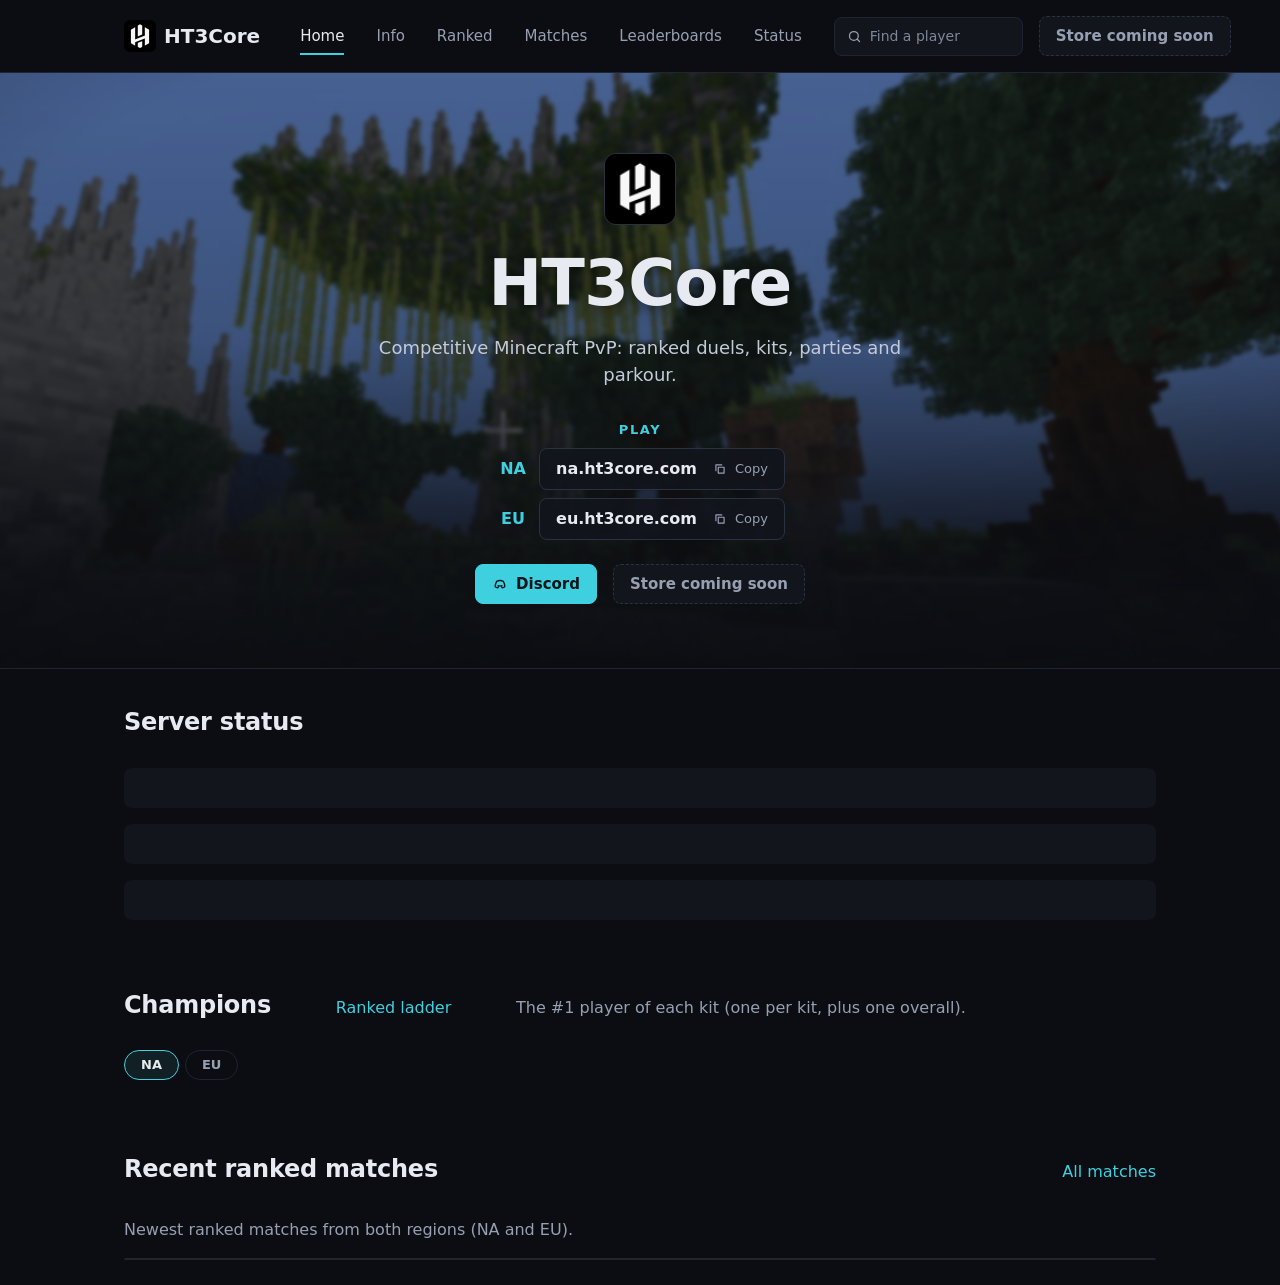
<file: index.html>
<!doctype html>
<html lang="en">
<head>
<meta charset="utf-8">
<meta http-equiv="Content-Security-Policy" content="default-src 'self'; script-src 'self'; style-src 'self' https://fonts.googleapis.com; font-src https://fonts.gstatic.com; img-src 'self' data: https://mc-heads.net https://crafatar.com https://minotar.net; connect-src 'self' https://api.mcsrvstat.us https://gist.githubusercontent.com http://ht3core.com:8095 http://na.ht3core.com:8095 https://ht3core.com http://euht3corecom.blockworlds.io:25384; base-uri 'self'; form-action 'none'; object-src 'none'">
<meta name="referrer" content="strict-origin-when-cross-origin">
<meta name="viewport" content="width=device-width,initial-scale=1">
<title>Home - HT3Core</title>
<meta name="description" content="HT3Core Minecraft PvP server: ranked duels, leaderboards and live stats.">
<meta name="theme-color" content="#0B0D12">
<link rel="icon" type="image/png" href="assets/logo.png">
<link rel="apple-touch-icon" href="assets/logo.png">
<meta property="og:type" content="website">
<meta property="og:site_name" content="HT3Core">
<meta property="og:title" content="Home - HT3Core">
<meta property="og:description" content="HT3Core Minecraft PvP server: ranked duels, leaderboards and live stats.">
<!-- TODO: replace SITE_URL with the final site address (e.g. youruser.github.io/repo or your domain) in every og:image/og:url -->
<meta property="og:image" content="https://SITE_URL/assets/hub-banner.jpg">
<meta name="twitter:card" content="summary_large_image">
<link href="https://fonts.googleapis.com/css2?family=Inter:wght@400;500;600;700&family=Space+Grotesk:wght@500;700&display=swap" rel="stylesheet">
<link rel="stylesheet" href="css/style.css">
</head>
<body>
<a class="skip" href="#main">Skip to content</a>
<main id="main">
<header class="hero"><div class="hero-bg banner-bg" aria-hidden="true"></div><div class="wrap hero-in">
  <img class="hero-logo" src="assets/logo.png" alt="" width="72" height="72">
  <h1>HT3Core</h1>
  <p class="lead">Competitive Minecraft PvP: ranked duels, kits, parties and parkour.</p>
  <div id="ip" class="ip-row"></div>
  <div class="cta"><a id="discord" class="btn primary" target="_blank" rel="noopener"></a><span id="store-slot"></span></div>
</div></header>
<section class="wrap sec"><div class="sh"><h2>Server status</h2><span id="upd" class="muted"></span></div><div id="status" aria-live="polite"></div></section>
<section class="wrap sec"><div class="sh"><h2>Champions</h2><a href="ranked.html">Ranked ladder</a><p class="sub">The #1 player of each kit (one per kit, plus one overall).</p></div><div id="champ-tabs"></div><div id="champs" class="grid champs"></div></section>
<section class="wrap sec"><div class="sh"><h2>Recent ranked matches</h2><a href="matches.html">All matches</a><p class="sub">Newest ranked matches from both regions (NA and EU).</p></div><div id="ticker" class="ticker"></div></section>
<section class="wrap sec"><div class="sh"><h2>How to get access</h2></div>
  <p class="sub">HT3Core runs two regions, NA and EU. Use the in-game globe (region switcher) to move between them.</p>
  <ol class="steps">
    <li class="card"><b>1</b><h3>Join and link</h3><p>Join our Discord, then run <code>/link</code> with the code you get on the server to connect Minecraft and Discord.</p></li>
    <li class="card"><b>2</b><h3>Verify</h3><p>Run <code>/verify</code>. Players with HT3 or higher on PvPTiers/MCTiers get instant access.</p></li>
    <li class="card"><b>3</b><h3>Or boost the Discord</h3><p>Only 50 boosters hold a slot at once. When it is full you wait in the waitlist, and when a booster stops, their slot goes to the first in line.</p></li>
  </ol>
</section>
</main>
<script type="module" src="js/home-boot.js"></script>
</body>
</html>
</file>
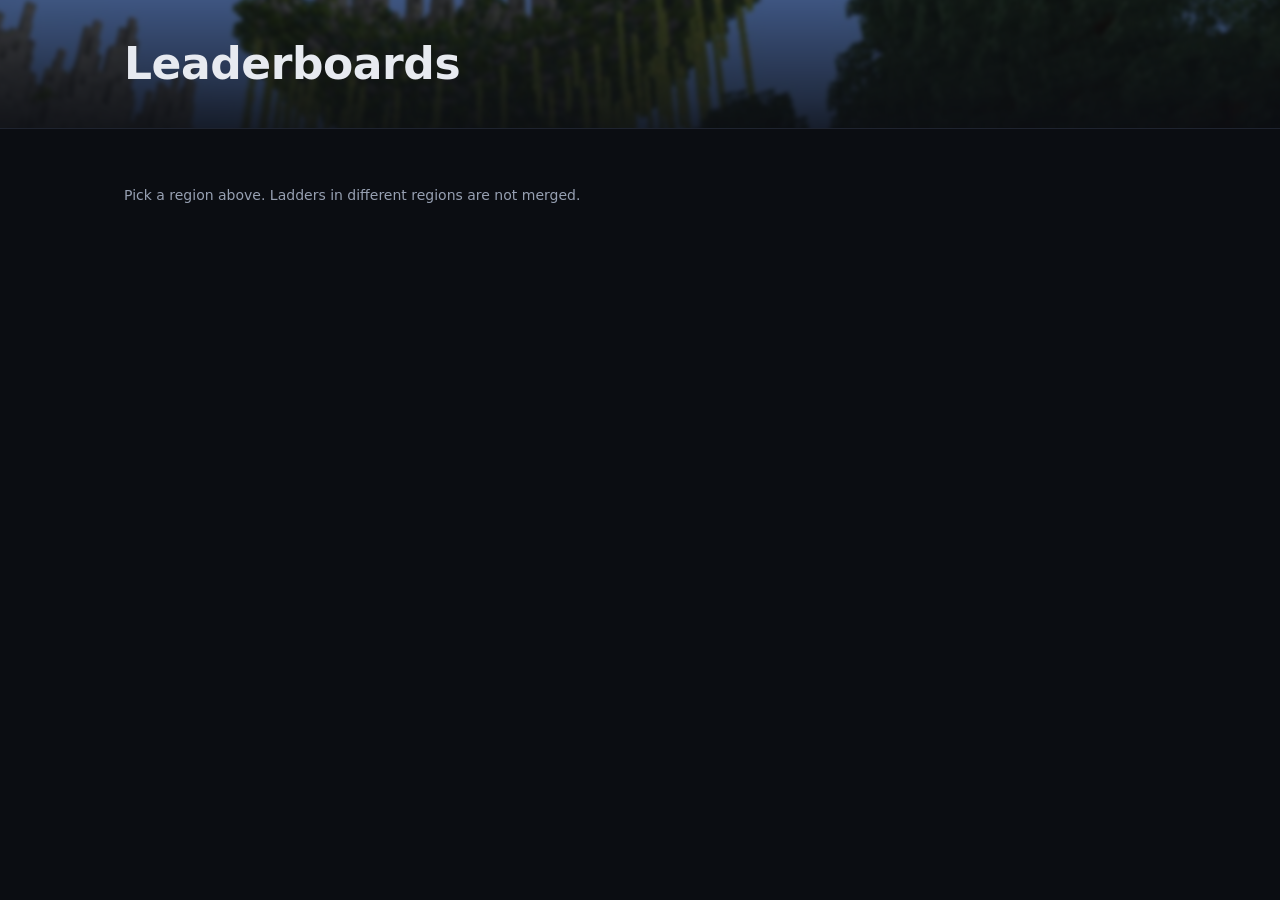
<file: leaderboards.html>
<!doctype html>
<html lang="en">
<head>
<meta charset="utf-8">
<meta http-equiv="Content-Security-Policy" content="default-src 'self'; script-src 'self'; style-src 'self' https://fonts.googleapis.com; font-src https://fonts.gstatic.com; img-src 'self' data: https://mc-heads.net https://crafatar.com https://minotar.net; connect-src 'self' https://api.mcsrvstat.us https://gist.githubusercontent.com http://ht3core.com:8095 http://na.ht3core.com:8095 https://ht3core.com http://euht3corecom.blockworlds.io:25384; base-uri 'self'; form-action 'none'; object-src 'none'">
<meta name="referrer" content="strict-origin-when-cross-origin">
<meta name="viewport" content="width=device-width,initial-scale=1">
<title>Leaderboards - HT3Core</title>
<meta name="description" content="HT3Core Minecraft PvP server: ranked duels, leaderboards and live stats.">
<meta name="theme-color" content="#0B0D12">
<link rel="icon" type="image/png" href="assets/logo.png">
<link rel="apple-touch-icon" href="assets/logo.png">
<meta property="og:type" content="website">
<meta property="og:site_name" content="HT3Core">
<meta property="og:title" content="Leaderboards - HT3Core">
<meta property="og:description" content="HT3Core Minecraft PvP server: ranked duels, leaderboards and live stats.">
<!-- TODO: replace SITE_URL with the final site address (e.g. youruser.github.io/repo or your domain) in every og:image/og:url -->
<meta property="og:image" content="https://SITE_URL/assets/hub-banner.jpg">
<meta name="twitter:card" content="summary_large_image">
<link href="https://fonts.googleapis.com/css2?family=Inter:wght@400;500;600;700&family=Space+Grotesk:wght@500;700&display=swap" rel="stylesheet">
<link rel="stylesheet" href="css/style.css">
</head>
<body>
<a class="skip" href="#main">Skip to content</a>
<main id="main">
<header class="pagehead"><div class="banner-bg" aria-hidden="true"></div><div class="wrap pagehead-in"><h1>Leaderboards</h1></div></header>
<section class="wrap sec"><div id="tabs"></div><div id="kits"></div><p id="kitnote" class="muted note" hidden>Kills and win streak are tracked across all kits.</p><div id="table"></div><p class="muted note">Pick a region above. Ladders in different regions are not merged.</p></section>
</main>
<script type="module" src="js/leaderboards-boot.js"></script>
</body>
</html>
</file>
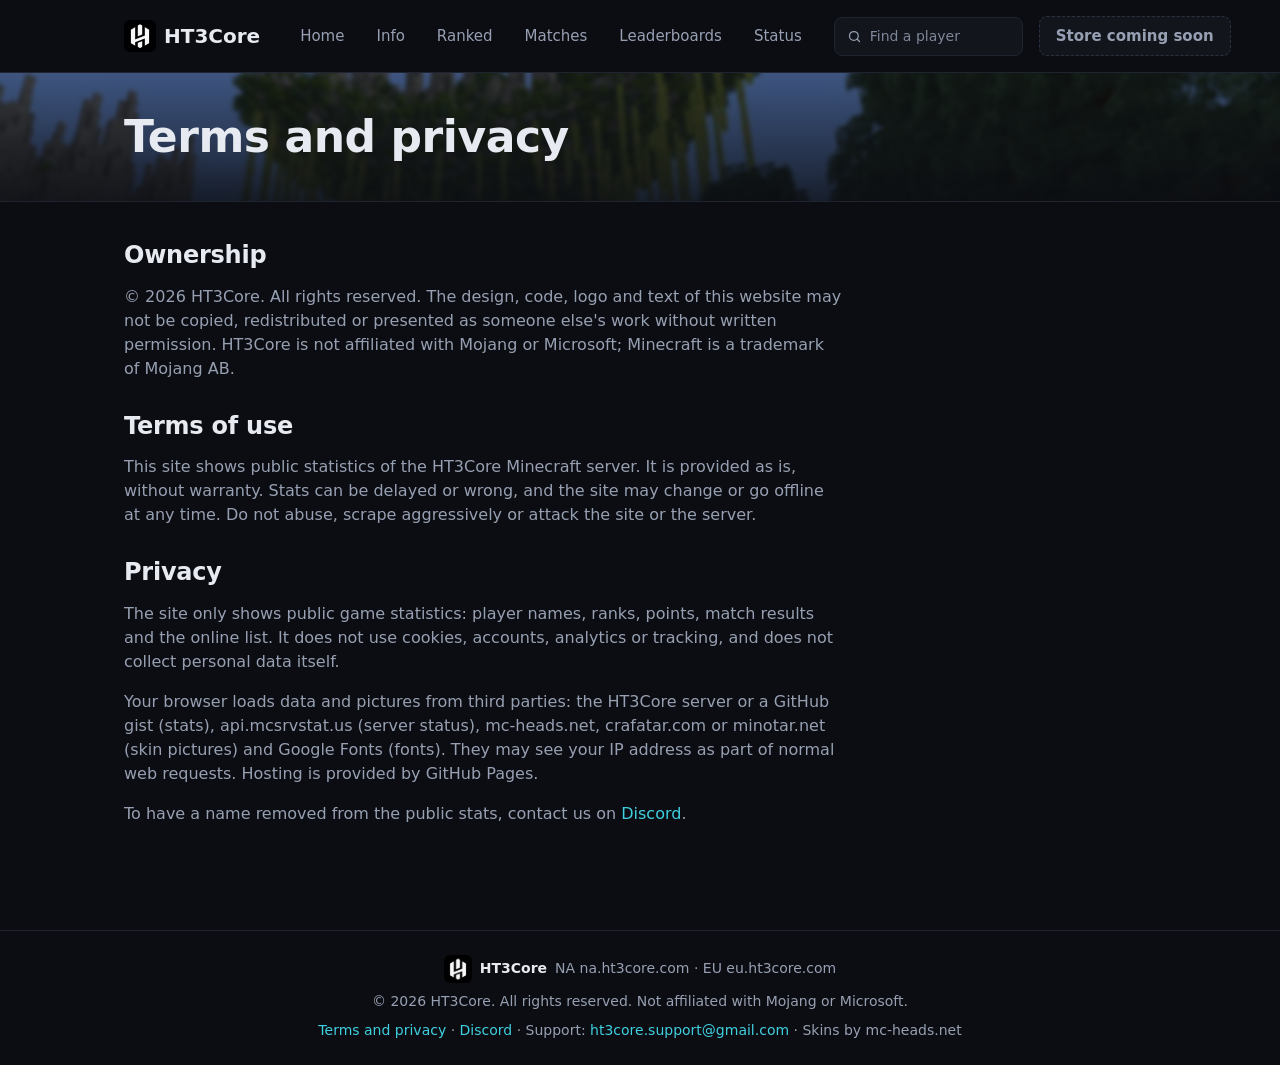
<file: legal.html>
<!doctype html>
<html lang="en">
<head>
<meta charset="utf-8">
<meta http-equiv="Content-Security-Policy" content="default-src 'self'; script-src 'self'; style-src 'self' https://fonts.googleapis.com; font-src https://fonts.gstatic.com; img-src 'self' data: https://mc-heads.net https://crafatar.com https://minotar.net; connect-src 'self' https://api.mcsrvstat.us https://gist.githubusercontent.com http://ht3core.com:8095 http://na.ht3core.com:8095 https://ht3core.com http://euht3corecom.blockworlds.io:25384; base-uri 'self'; form-action 'none'; object-src 'none'">
<meta name="referrer" content="strict-origin-when-cross-origin">
<meta name="viewport" content="width=device-width,initial-scale=1">
<title>Terms and privacy - HT3Core</title>
<meta name="description" content="HT3Core Minecraft PvP server: ranked duels, leaderboards and live stats.">
<meta name="theme-color" content="#0B0D12">
<link rel="icon" type="image/png" href="assets/logo.png">
<link rel="apple-touch-icon" href="assets/logo.png">
<meta property="og:type" content="website">
<meta property="og:site_name" content="HT3Core">
<meta property="og:title" content="Terms and privacy - HT3Core">
<meta property="og:description" content="HT3Core Minecraft PvP server: ranked duels, leaderboards and live stats.">
<!-- TODO: replace SITE_URL with the final site address (e.g. youruser.github.io/repo or your domain) in every og:image/og:url -->
<meta property="og:image" content="https://SITE_URL/assets/hub-banner.jpg">
<meta name="twitter:card" content="summary_large_image">
<link href="https://fonts.googleapis.com/css2?family=Inter:wght@400;500;600;700&family=Space+Grotesk:wght@500;700&display=swap" rel="stylesheet">
<link rel="stylesheet" href="css/style.css">
</head>
<body>
<a class="skip" href="#main">Skip to content</a>
<main id="main">
<header class="pagehead"><div class="banner-bg" aria-hidden="true"></div><div class="wrap pagehead-in"><h1>Terms and privacy</h1></div></header>
<section class="wrap sec prose">
<h2>Ownership</h2>
<p>&copy; 2026 HT3Core. All rights reserved. The design, code, logo and text of this website may not be copied, redistributed or presented as someone else's work without written permission. HT3Core is not affiliated with Mojang or Microsoft; Minecraft is a trademark of Mojang AB.</p>
<h2>Terms of use</h2>
<p>This site shows public statistics of the HT3Core Minecraft server. It is provided as is, without warranty. Stats can be delayed or wrong, and the site may change or go offline at any time. Do not abuse, scrape aggressively or attack the site or the server.</p>
<h2>Privacy</h2>
<p>The site only shows public game statistics: player names, ranks, points, match results and the online list. It does not use cookies, accounts, analytics or tracking, and does not collect personal data itself.</p>
<p>Your browser loads data and pictures from third parties: the HT3Core server or a GitHub gist (stats), api.mcsrvstat.us (server status), mc-heads.net, crafatar.com or minotar.net (skin pictures) and Google Fonts (fonts). They may see your IP address as part of normal web requests. Hosting is provided by GitHub Pages.</p>
<p>To have a name removed from the public stats, contact us on <a href="https://discord.gg/FfxzUrbYCQ" target="_blank" rel="noopener">Discord</a>.</p>
</section>
</main>
<script type="module" src="js/legal.js"></script>
</body>
</html>
</file>
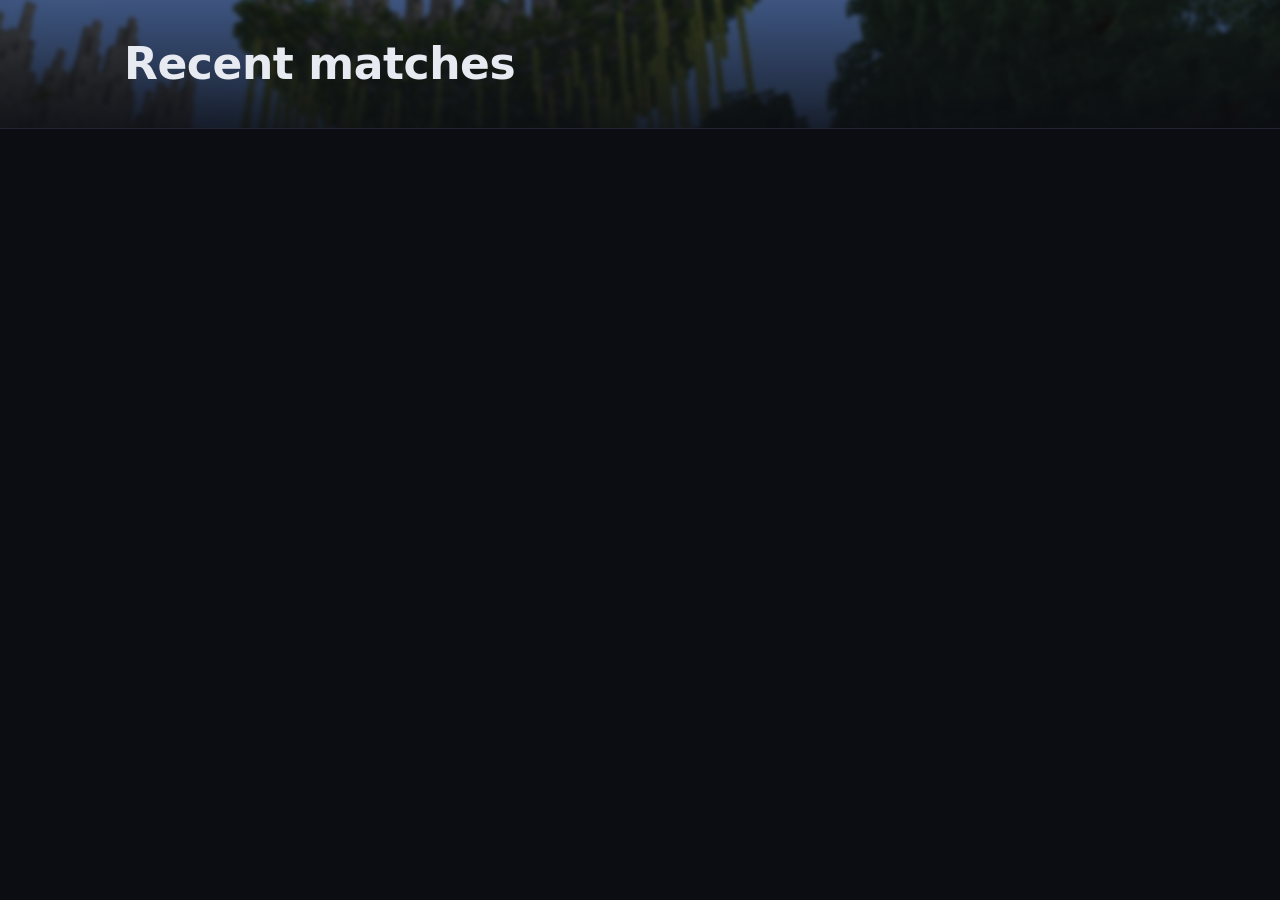
<file: matches.html>
<!doctype html>
<html lang="en">
<head>
<meta charset="utf-8">
<meta http-equiv="Content-Security-Policy" content="default-src 'self'; script-src 'self'; style-src 'self' https://fonts.googleapis.com; font-src https://fonts.gstatic.com; img-src 'self' data: https://mc-heads.net https://crafatar.com https://minotar.net; connect-src 'self' https://api.mcsrvstat.us https://gist.githubusercontent.com http://ht3core.com:8095 http://na.ht3core.com:8095 https://ht3core.com http://euht3corecom.blockworlds.io:25384; base-uri 'self'; form-action 'none'; object-src 'none'">
<meta name="referrer" content="strict-origin-when-cross-origin">
<meta name="viewport" content="width=device-width,initial-scale=1">
<title>Matches - HT3Core</title>
<meta name="description" content="HT3Core Minecraft PvP server: ranked duels, leaderboards and live stats.">
<meta name="theme-color" content="#0B0D12">
<link rel="icon" type="image/png" href="assets/logo.png">
<link rel="apple-touch-icon" href="assets/logo.png">
<meta property="og:type" content="website">
<meta property="og:site_name" content="HT3Core">
<meta property="og:title" content="Matches - HT3Core">
<meta property="og:description" content="HT3Core Minecraft PvP server: ranked duels, leaderboards and live stats.">
<!-- TODO: replace SITE_URL with the final site address (e.g. youruser.github.io/repo or your domain) in every og:image/og:url -->
<meta property="og:image" content="https://SITE_URL/assets/hub-banner.jpg">
<meta name="twitter:card" content="summary_large_image">
<link href="https://fonts.googleapis.com/css2?family=Inter:wght@400;500;600;700&family=Space+Grotesk:wght@500;700&display=swap" rel="stylesheet">
<link rel="stylesheet" href="css/style.css">
</head>
<body>
<a class="skip" href="#main">Skip to content</a>
<main id="main">
<header class="pagehead"><div class="banner-bg" aria-hidden="true"></div><div class="wrap pagehead-in"><h1>Recent matches</h1></div></header>
<section class="wrap sec"><div id="tabs"></div><div id="list" class="grid matches"></div></section>
</main>
<script type="module" src="js/matches-boot.js"></script>
</body>
</html>
</file>
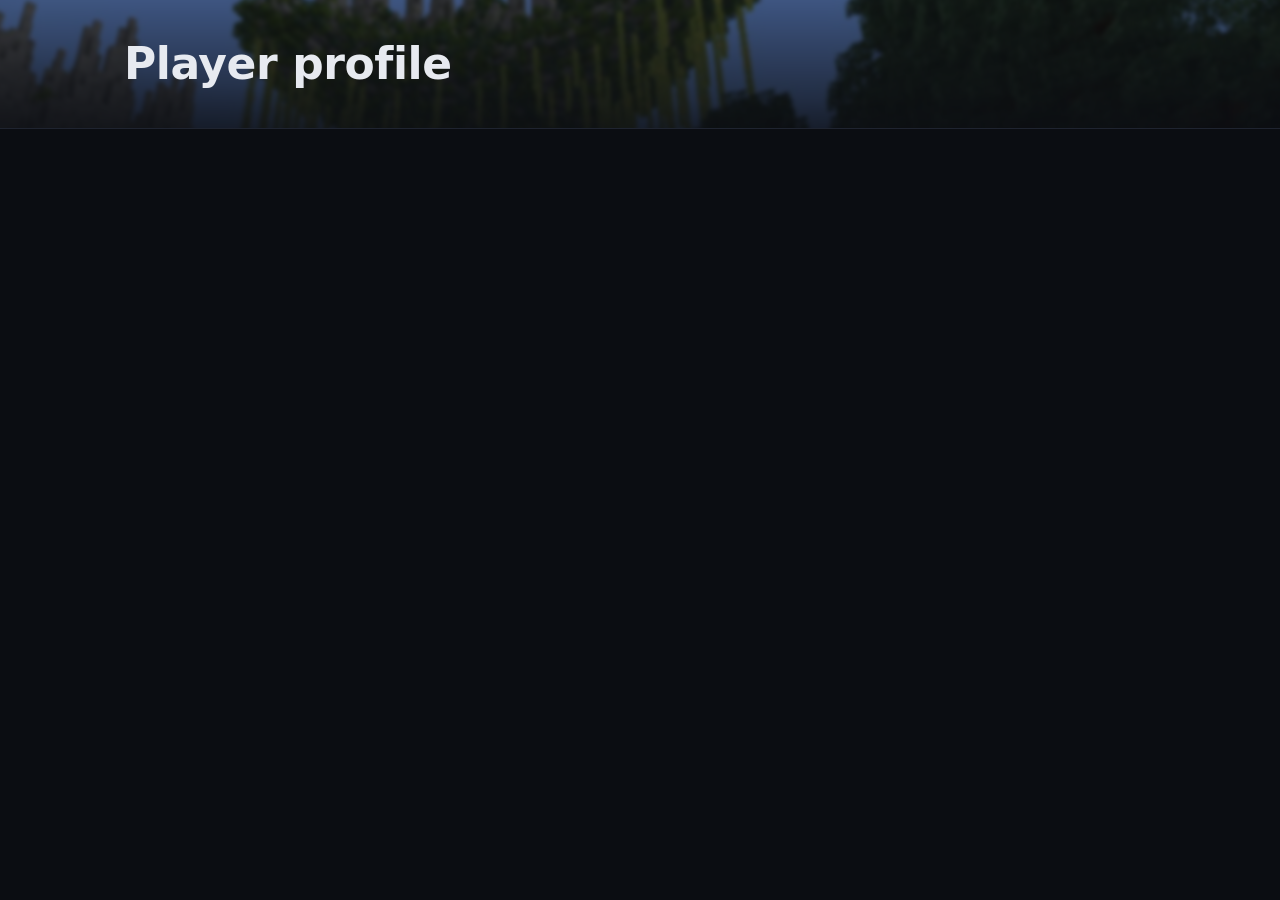
<file: player.html>
<!doctype html>
<html lang="en">
<head>
<meta charset="utf-8">
<meta http-equiv="Content-Security-Policy" content="default-src 'self'; script-src 'self'; style-src 'self' https://fonts.googleapis.com; font-src https://fonts.gstatic.com; img-src 'self' data: https://mc-heads.net https://crafatar.com https://minotar.net; connect-src 'self' https://api.mcsrvstat.us https://gist.githubusercontent.com http://ht3core.com:8095 http://na.ht3core.com:8095 https://ht3core.com http://euht3corecom.blockworlds.io:25384; base-uri 'self'; form-action 'none'; object-src 'none'">
<meta name="referrer" content="strict-origin-when-cross-origin">
<meta name="viewport" content="width=device-width,initial-scale=1">
<title>Player - HT3Core</title>
<meta name="description" content="HT3Core Minecraft PvP server: ranked duels, leaderboards and live stats.">
<meta name="theme-color" content="#0B0D12">
<link rel="icon" type="image/png" href="assets/logo.png">
<link rel="apple-touch-icon" href="assets/logo.png">
<meta property="og:type" content="website">
<meta property="og:site_name" content="HT3Core">
<meta property="og:title" content="Player - HT3Core">
<meta property="og:description" content="HT3Core Minecraft PvP server: ranked duels, leaderboards and live stats.">
<!-- TODO: replace SITE_URL with the final site address (e.g. youruser.github.io/repo or your domain) in every og:image/og:url -->
<meta property="og:image" content="https://SITE_URL/assets/hub-banner.jpg">
<meta name="twitter:card" content="summary_large_image">
<link href="https://fonts.googleapis.com/css2?family=Inter:wght@400;500;600;700&family=Space+Grotesk:wght@500;700&display=swap" rel="stylesheet">
<link rel="stylesheet" href="css/style.css">
</head>
<body>
<a class="skip" href="#main">Skip to content</a>
<main id="main">
<header class="pagehead"><div class="banner-bg" aria-hidden="true"></div><div class="wrap pagehead-in"><h1>Player profile</h1></div></header>
<section class="wrap sec" id="player"></section>
</main>
<script type="module" src="js/player-boot.js"></script>
</body>
</html>
</file>
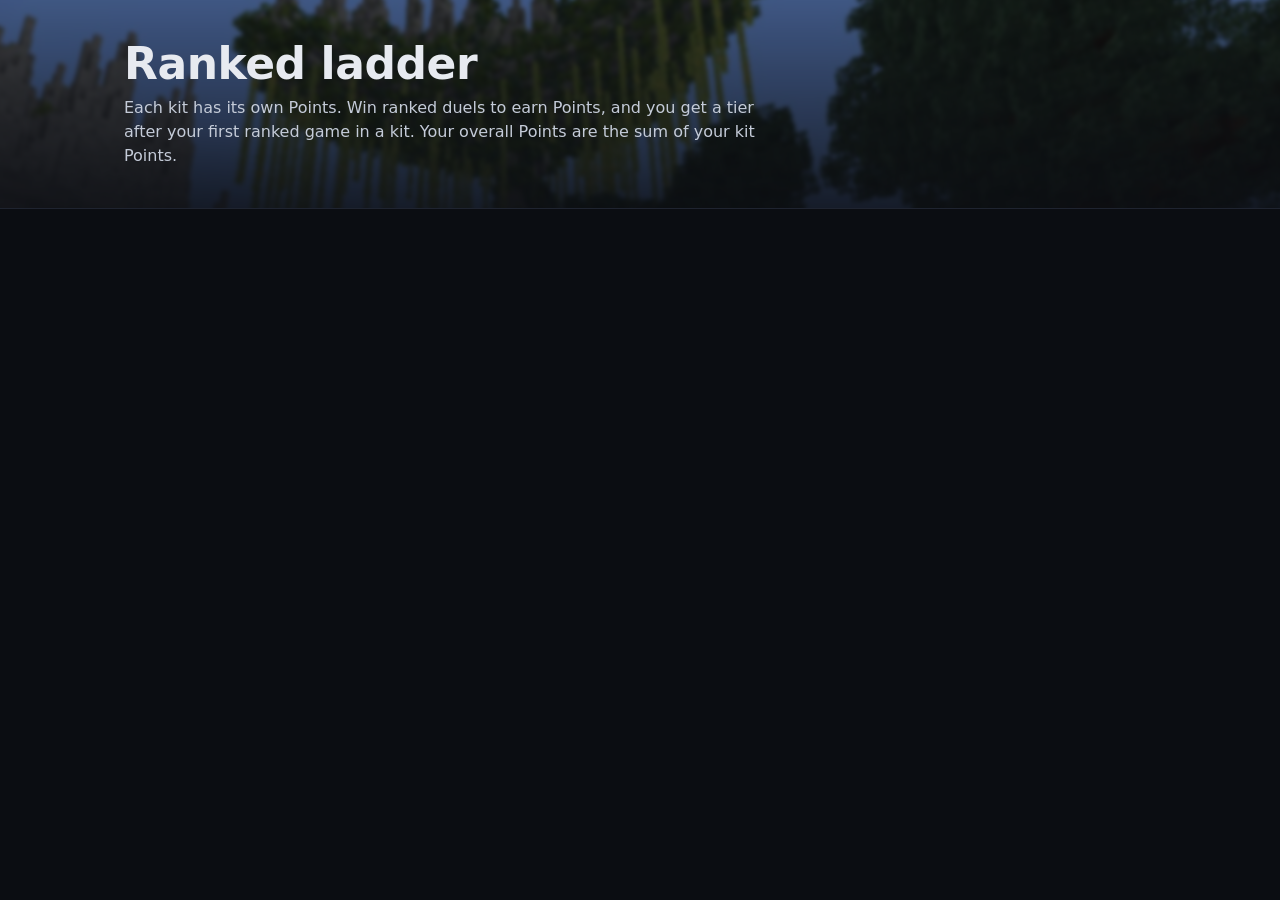
<file: ranked.html>
<!doctype html>
<html lang="en">
<head>
<meta charset="utf-8">
<meta http-equiv="Content-Security-Policy" content="default-src 'self'; script-src 'self'; style-src 'self' https://fonts.googleapis.com; font-src https://fonts.gstatic.com; img-src 'self' data: https://mc-heads.net https://crafatar.com https://minotar.net; connect-src 'self' https://api.mcsrvstat.us https://gist.githubusercontent.com http://ht3core.com:8095 http://na.ht3core.com:8095 https://ht3core.com http://euht3corecom.blockworlds.io:25384; base-uri 'self'; form-action 'none'; object-src 'none'">
<meta name="referrer" content="strict-origin-when-cross-origin">
<meta name="viewport" content="width=device-width,initial-scale=1">
<title>Ranked - HT3Core</title>
<meta name="description" content="HT3Core Minecraft PvP server: ranked duels, leaderboards and live stats.">
<meta name="theme-color" content="#0B0D12">
<link rel="icon" type="image/png" href="assets/logo.png">
<link rel="apple-touch-icon" href="assets/logo.png">
<meta property="og:type" content="website">
<meta property="og:site_name" content="HT3Core">
<meta property="og:title" content="Ranked - HT3Core">
<meta property="og:description" content="HT3Core Minecraft PvP server: ranked duels, leaderboards and live stats.">
<!-- TODO: replace SITE_URL with the final site address (e.g. youruser.github.io/repo or your domain) in every og:image/og:url -->
<meta property="og:image" content="https://SITE_URL/assets/hub-banner.jpg">
<meta name="twitter:card" content="summary_large_image">
<link href="https://fonts.googleapis.com/css2?family=Inter:wght@400;500;600;700&family=Space+Grotesk:wght@500;700&display=swap" rel="stylesheet">
<link rel="stylesheet" href="css/style.css">
</head>
<body>
<a class="skip" href="#main">Skip to content</a>
<main id="main">
<header class="pagehead"><div class="banner-bg" aria-hidden="true"></div><div class="wrap pagehead-in"><h1>Ranked ladder</h1><p>Each kit has its own Points. Win ranked duels to earn Points, and you get a tier after your first ranked game in a kit. Your overall Points are the sum of your kit Points.</p></div></header>
<section class="wrap sec"><div id="tabs"></div><div id="podium" class="podium"></div><div id="table"></div></section>
</main>
<script type="module" src="js/ranked-boot.js"></script>
</body>
</html>
</file>
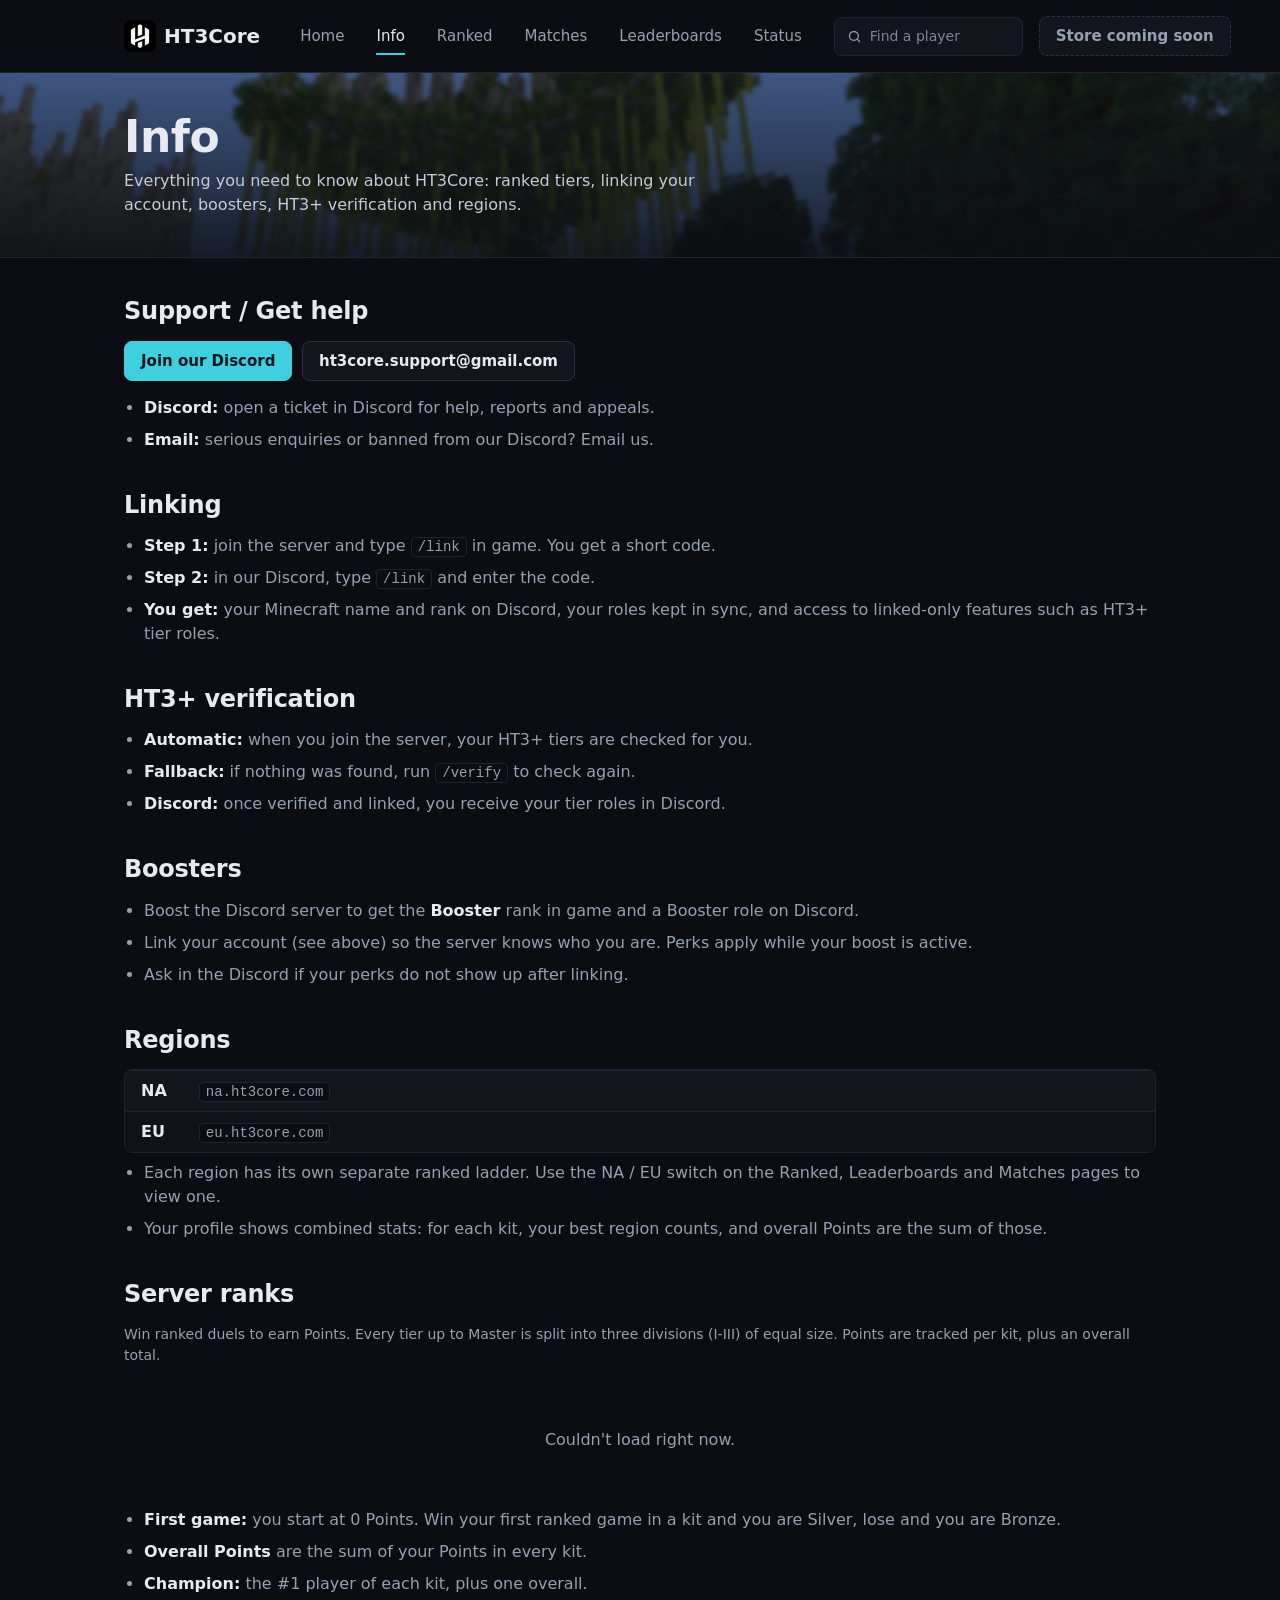
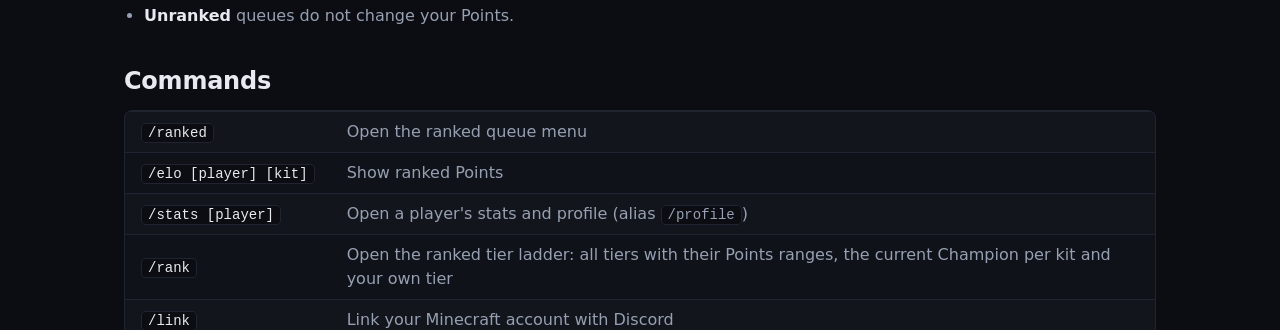
<file: ranks.html>
<!doctype html>
<html lang="en">
<head>
<meta charset="utf-8">
<meta http-equiv="Content-Security-Policy" content="default-src 'self'; script-src 'self'; style-src 'self' https://fonts.googleapis.com; font-src https://fonts.gstatic.com; img-src 'self' data: https://mc-heads.net https://crafatar.com https://minotar.net; connect-src 'self' https://api.mcsrvstat.us https://gist.githubusercontent.com http://ht3core.com:8095 http://na.ht3core.com:8095 https://ht3core.com http://euht3corecom.blockworlds.io:25384; base-uri 'self'; form-action 'none'; object-src 'none'">
<meta name="referrer" content="strict-origin-when-cross-origin">
<meta name="viewport" content="width=device-width,initial-scale=1">
<title>Info - HT3Core</title>
<meta name="description" content="HT3Core Minecraft PvP server: ranked duels, leaderboards and live stats.">
<meta name="theme-color" content="#0B0D12">
<link rel="icon" type="image/png" href="assets/logo.png">
<link rel="apple-touch-icon" href="assets/logo.png">
<meta property="og:type" content="website">
<meta property="og:site_name" content="HT3Core">
<meta property="og:title" content="Info - HT3Core">
<meta property="og:description" content="HT3Core Minecraft PvP server: ranked duels, leaderboards and live stats.">
<!-- TODO: replace SITE_URL with the final site address (e.g. youruser.github.io/repo or your domain) in every og:image/og:url -->
<meta property="og:image" content="https://SITE_URL/assets/hub-banner.jpg">
<meta name="twitter:card" content="summary_large_image">
<link href="https://fonts.googleapis.com/css2?family=Inter:wght@400;500;600;700&family=Space+Grotesk:wght@500;700&display=swap" rel="stylesheet">
<link rel="stylesheet" href="css/style.css">
</head>
<body>
<a class="skip" href="#main">Skip to content</a>
<main id="main">
<header class="pagehead"><div class="banner-bg" aria-hidden="true"></div><div class="wrap pagehead-in"><h1>Info</h1><p>Everything you need to know about HT3Core: ranked tiers, linking your account, boosters, HT3+ verification and regions.</p></div></header>
<section class="wrap sec" id="ranks">
<h2 id="support">Support / Get help</h2>
<div class="supportrow">
<a class="btn primary" id="support-discord" href="https://discord.gg/FfxzUrbYCQ" target="_blank" rel="noopener">Join our Discord</a>
<a class="btn" href="mailto:ht3core.support@gmail.com">ht3core.support@gmail.com</a></div>
<ul class="facts">
<li><strong>Discord:</strong> open a ticket in Discord for help, reports and appeals.</li>
<li><strong>Email:</strong> serious enquiries or banned from our Discord? Email us.</li></ul>
<h2 id="linking">Linking</h2>
<ul class="facts">
<li><strong>Step 1:</strong> join the server and type <code>/link</code> in game. You get a short code.</li>
<li><strong>Step 2:</strong> in our Discord, type <code>/link</code> and enter the code.</li>
<li><strong>You get:</strong> your Minecraft name and rank on Discord, your roles kept in sync, and access to linked-only features such as HT3+ tier roles.</li></ul>
<h2 id="verification">HT3+ verification</h2>
<ul class="facts">
<li><strong>Automatic:</strong> when you join the server, your HT3+ tiers are checked for you.</li>
<li><strong>Fallback:</strong> if nothing was found, run <code>/verify</code> to check again.</li>
<li><strong>Discord:</strong> once verified and linked, you receive your tier roles in Discord.</li></ul>
<h2 id="boosters">Boosters</h2>
<ul class="facts">
<li>Boost the Discord server to get the <strong>Booster</strong> rank in game and a Booster role on Discord.</li>
<li>Link your account (see above) so the server knows who you are. Perks apply while your boost is active.</li>
<li>Ask in the Discord if your perks do not show up after linking.</li></ul>
<h2 id="regions">Regions</h2>
<div class="tablewrap"><table class="tbl cmds"><tbody>
<tr><td><strong>NA</strong></td><td><code>na.ht3core.com</code></td></tr>
<tr><td><strong>EU</strong></td><td><code>eu.ht3core.com</code></td></tr>
</tbody></table></div>
<ul class="facts">
<li>Each region has its own separate ranked ladder. Use the NA / EU switch on the Ranked, Leaderboards and Matches pages to view one.</li>
<li>Your profile shows combined stats: for each kit, your best region counts, and overall Points are the sum of those.</li></ul>
<h2>Server ranks</h2>
<p class="muted">Win ranked duels to earn Points. Every tier up to Master is split into three divisions (I-III) of equal size. Points are tracked per kit, plus an overall total.</p>
<div id="ladder" class="ladder"></div>
<ul class="facts">
<li><strong>First game:</strong> you start at 0 Points. Win your first ranked game in a kit and you are Silver, lose and you are Bronze.</li>
<li><strong>Overall Points</strong> are the sum of your Points in every kit.</li>
<li><strong>Champion:</strong> the #1 player of each kit, plus one overall.</li>
<li><strong>Unranked</strong> queues do not change your Points.</li></ul>
<h2>Commands</h2>
<div class="tablewrap"><table class="tbl cmds"><tbody>
<tr><td><code>/ranked</code></td><td>Open the ranked queue menu</td></tr>
<tr><td><code>/elo [player] [kit]</code></td><td>Show ranked Points</td></tr>
<tr><td><code>/stats [player]</code></td><td>Open a player's stats and profile (alias <code>/profile</code>)</td></tr>
<tr><td><code>/rank</code></td><td>Open the ranked tier ladder: all tiers with their Points ranges, the current Champion per kit and your own tier</td></tr>
<tr><td><code>/link</code></td><td>Link your Minecraft account with Discord</td></tr>
<tr><td><code>/leaderboard</code></td><td>The duels leaderboards (aliases <code>/lb</code>, <code>/top</code>)</td></tr>
</tbody></table></div>
<h2 id="faq">FAQ</h2>
<p class="muted">Questions, bugs or ban appeals? Ask in our Discord and staff will help you.</p>
</section></main>
<script type="module" src="js/ranks-boot.js"></script>
</body>
</html>
</file>
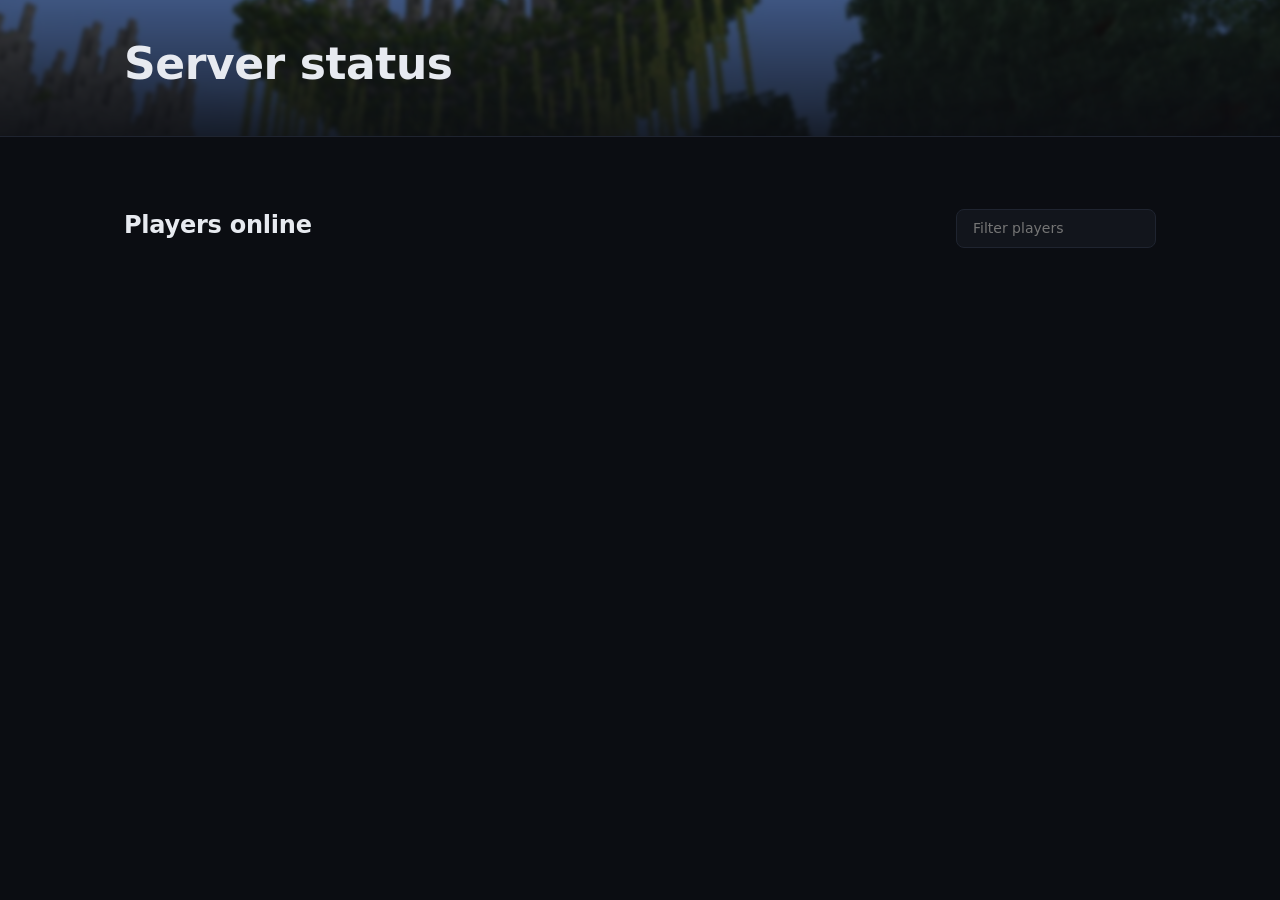
<file: status.html>
<!doctype html>
<html lang="en">
<head>
<meta charset="utf-8">
<meta http-equiv="Content-Security-Policy" content="default-src 'self'; script-src 'self'; style-src 'self' https://fonts.googleapis.com; font-src https://fonts.gstatic.com; img-src 'self' data: https://mc-heads.net https://crafatar.com https://minotar.net; connect-src 'self' https://api.mcsrvstat.us https://gist.githubusercontent.com http://ht3core.com:8095 http://na.ht3core.com:8095 https://ht3core.com http://euht3corecom.blockworlds.io:25384; base-uri 'self'; form-action 'none'; object-src 'none'">
<meta name="referrer" content="strict-origin-when-cross-origin">
<meta name="viewport" content="width=device-width,initial-scale=1">
<title>Status - HT3Core</title>
<meta name="description" content="HT3Core Minecraft PvP server: ranked duels, leaderboards and live stats.">
<meta name="theme-color" content="#0B0D12">
<link rel="icon" type="image/png" href="assets/logo.png">
<link rel="apple-touch-icon" href="assets/logo.png">
<meta property="og:type" content="website">
<meta property="og:site_name" content="HT3Core">
<meta property="og:title" content="Status - HT3Core">
<meta property="og:description" content="HT3Core Minecraft PvP server: ranked duels, leaderboards and live stats.">
<!-- TODO: replace SITE_URL with the final site address (e.g. youruser.github.io/repo or your domain) in every og:image/og:url -->
<meta property="og:image" content="https://SITE_URL/assets/hub-banner.jpg">
<meta name="twitter:card" content="summary_large_image">
<link href="https://fonts.googleapis.com/css2?family=Inter:wght@400;500;600;700&family=Space+Grotesk:wght@500;700&display=swap" rel="stylesheet">
<link rel="stylesheet" href="css/style.css">
</head>
<body>
<a class="skip" href="#main">Skip to content</a>
<main id="main">
<header class="pagehead"><div class="banner-bg" aria-hidden="true"></div><div class="wrap pagehead-in"><h1>Server status</h1><p><span id="upd"></span></p></div></header>
<section class="wrap sec" id="panel">
  <div id="top" aria-live="polite"></div>
  <div id="mc"></div>
  <div class="sh plhead"><h2 id="plcount">Players online</h2><input id="filter" class="filter" type="search" placeholder="Filter players" aria-label="Filter players" maxlength="16" autocomplete="off"></div>
  <div id="players" class="pgrid"></div>
</section>
</main>
<script type="module" src="js/status-boot.js"></script>
</body>
</html>
</file>
<file: css/style.css>
/* HT3Core - flat dark theme. 8px grid. One accent (aqua), gold only for champions. */
:root{
  --bg:#0B0D12;--card:#12151C;--line:#1F2430;--line2:#2A3140;--zebra:#0F1218;
  --text:#E7EAF0;--muted:#97A0B2;--accent:#3FD0E0;--gold:#E8B93A;--green:#4CC38A;--red:#E5646E;
  --banner-img:url("../assets/hub-banner.jpg");  /* ONE variable for the home hero + every page banner. New screenshot: put it at assets/hub.png and run tools/make-banner.ps1 (crops out the HUD) */
  --r:8px;--display:"Space Grotesk",Inter,system-ui,sans-serif;
}
*{box-sizing:border-box}
html{scroll-behavior:smooth}
body{margin:0;font-family:Inter,system-ui,sans-serif;font-size:16px;color:var(--text);background:var(--bg);line-height:1.5;min-height:100vh;display:flex;flex-direction:column}
main{flex:1}
a{color:var(--accent);text-decoration:none}a:hover{text-decoration:underline}
:focus-visible{outline:2px solid var(--accent);outline-offset:2px;border-radius:4px}
.skip{position:absolute;left:-999px;top:0;background:#fff;color:#000;padding:8px 16px;z-index:100}.skip:focus{left:8px}
h1,h2,h3{font-family:var(--display);font-weight:700;letter-spacing:-.01em;line-height:1.1;margin:0}
h1{font-size:clamp(2.5rem,7vw,4rem)}
h2{font-size:1.5rem;margin:40px 0 16px}
.ph{font-size:clamp(1.9rem,4vw,2.5rem);margin:0 0 8px}
.muted{color:var(--muted);font-size:.875rem}.sub{color:var(--muted);margin:0 0 24px;max-width:640px}
.wrap{max-width:1080px;margin:0 auto;padding:0 24px}.sec{padding-top:40px;padding-bottom:24px}
.sec>h2:first-child,.sh h2{margin-top:0}
.sh{display:flex;justify-content:space-between;align-items:baseline;gap:16px;flex-wrap:wrap;margin-bottom:16px}.sh .sub{margin:4px 0 0;flex-basis:100%}
.ico{flex:none;vertical-align:-3px}
code{font-family:ui-monospace,Consolas,monospace;background:#0B0D12;border:1px solid var(--line);border-radius:4px;padding:1px 6px;font-size:.875rem}
.facts{margin:0;padding-left:20px;color:var(--muted)}.facts li{margin:8px 0}.facts strong{color:var(--text)}

/* nav */
.nav{position:sticky;top:0;z-index:50;background:var(--bg);border-bottom:1px solid var(--line)}
.navin{display:flex;align-items:center;gap:24px;height:64px}
.brand{display:flex;align-items:center;gap:8px;font-family:var(--display);font-size:1.25rem;font-weight:700;color:var(--text)!important;text-decoration:none!important;white-space:nowrap}
.brand img,.fbrand img{border-radius:6px;display:block}
.links{display:flex;gap:4px;flex:1}.links a{color:var(--muted);padding:8px 12px;font-weight:500;font-size:.9375rem;text-decoration:none}
.links a:hover{color:var(--text)}.links a.on{color:var(--text);box-shadow:inset 0 -2px 0 var(--accent)}
.search{display:flex;align-items:center;gap:8px;background:var(--card);border:1px solid var(--line);border-radius:var(--r);padding:0 12px;color:var(--muted)}
.search input{background:none;border:0;color:var(--text);padding:8px 0;width:140px;font:inherit;font-size:.875rem}.search input:focus{outline:0}.search:focus-within{border-color:var(--accent)}
.search input::placeholder{color:#7E8799}
.burger{display:none;background:none;border:0;padding:8px;cursor:pointer}.burger span{display:block;width:20px;height:2px;background:var(--text);margin:4px 0}

/* buttons */
.btn{display:inline-flex;align-items:center;gap:8px;padding:8px 16px;border-radius:var(--r);font-weight:600;font-size:.9375rem;border:1px solid var(--line2);background:var(--card);color:var(--text)!important;text-decoration:none!important;cursor:pointer;font-family:inherit;transition:border-color .15s,background .15s}
.btn:hover{border-color:var(--accent)}
.btn.primary{background:var(--accent);border-color:var(--accent);color:#06161A!important}.btn.primary:hover{background:#6BE0EC}
.btn.store{border-color:var(--gold);color:var(--gold)!important}.btn.store:hover{background:rgba(232,185,58,.1)}
.btn.store.soon{border-style:dashed;color:var(--muted)!important;border-color:var(--line2);cursor:default}
.btn.small{padding:8px 16px;white-space:nowrap}

/* hero */
.hero{position:relative;overflow:hidden;min-height:480px;border-bottom:1px solid var(--line);text-align:center}
.hero-bg{position:absolute;inset:-12px;background:radial-gradient(120% 90% at 50% 30%,transparent 40%,rgba(11,13,18,.7)),linear-gradient(180deg,rgba(11,13,18,.45) 0%,rgba(11,13,18,.55) 45%,rgba(11,13,18,.9) 80%,#0B0D12 100%),var(--banner-img) center 18%/cover no-repeat;filter:blur(2px)}
.hero-in{position:relative;padding-top:80px;padding-bottom:64px;min-height:420px}
.hero-logo{border-radius:12px;margin-bottom:16px;border:1px solid var(--line2)}
.lead{color:#C4CBD8;font-size:1.125rem;max-width:560px;margin:16px auto 32px}
.ip-row{display:flex;justify-content:center;margin-bottom:24px}
.ip-btn{display:flex;flex-direction:column;align-items:center;gap:0;background:rgba(18,21,28,.9);border:1px solid var(--line2);color:var(--text);border-radius:var(--r);padding:16px 40px;cursor:pointer;font:inherit;transition:border-color .15s}
.ip-btn:hover{border-color:var(--accent)}
.ip-text{font-family:var(--display);font-size:clamp(1.5rem,5vw,2rem);font-weight:700}
.ip-hint{display:flex;align-items:center;gap:8px;font-size:.8125rem;color:var(--muted)}.ip-btn.copied{border-color:var(--green)}.ip-btn.copied .ip-hint{color:var(--green)}
.cta{display:flex;gap:16px;justify-content:center;flex-wrap:wrap}
.supportrow{display:flex;flex-wrap:wrap;gap:.6rem;justify-content:flex-start;align-items:stretch;float:none;text-align:left;margin:.5rem 0 .9rem}.supportrow .btn{justify-content:center;min-height:40px;padding:8px 16px}
@media(max-width:640px){.supportrow .btn{flex:1 1 100%}}
.status,.stats{display:flex;gap:16px;justify-content:center;flex-wrap:wrap;margin-top:40px}.stats{justify-content:flex-start;margin-top:16px}
.stat{background:rgba(18,21,28,.92);border:1px solid var(--line);border-radius:var(--r);padding:8px 24px;min-width:112px;text-align:center}
.stat b{display:block;font-family:var(--display);font-size:1.5rem;line-height:1.3;font-variant-numeric:tabular-nums}.stat span{color:var(--muted);font-size:.8125rem}
.dot{display:inline-block;width:8px;height:8px;border-radius:50%;margin-right:8px}.dot.on{background:var(--green)}.dot.off{background:#5A6275}

/* cards */
.grid{display:grid;gap:16px}.champs{grid-template-columns:repeat(auto-fill,minmax(176px,1fr))}.matches{grid-template-columns:repeat(auto-fill,minmax(320px,1fr))}.tiers{grid-template-columns:repeat(auto-fill,minmax(200px,1fr))}
.card{background:var(--card);border:1px solid var(--line);border-radius:var(--r);padding:16px;transition:border-color .15s}
.card:hover{border-color:var(--line2)}
.champ-card,.pod,.tiers .card{text-align:center}
.champ-card,.champion.card,.pod.champion{border-color:rgba(232,185,58,.45)}
.kitname{font-family:var(--display);font-size:.8125rem;font-weight:700;color:var(--muted);text-transform:uppercase;letter-spacing:.08em;margin-bottom:16px}
.champ-card .head.big{margin-bottom:8px}
.champ-card .cname,.pod .cname{display:block;font-weight:700;color:var(--gold)}
.elo{font-weight:600;font-variant-numeric:tabular-nums;color:var(--muted);font-size:.9375rem}.vacant{font-family:var(--display);font-size:1.25rem;color:var(--muted);padding:24px 0 8px}
.head{border-radius:4px;image-rendering:pixelated;display:block;margin:0 auto;background:#1A1F2A}.head.big{width:64px;height:64px;box-shadow:0 0 0 2px var(--gold)}.head.sm{width:32px;height:32px;display:inline-block;margin:0}
.head:not(.sm):not(.big){width:48px;height:48px}.tick .head.sm{width:24px;height:24px}
.plink{color:var(--text);font-weight:600}
.tier{display:inline-flex;align-items:center;gap:4px;padding:0 8px;border-radius:4px;font-weight:600;font-size:.8125rem;line-height:22px;color:var(--c);background:color-mix(in srgb,var(--c) 14%,transparent);border:1px solid color-mix(in srgb,var(--c) 40%,transparent);white-space:nowrap}
.rgtag{display:inline-block;background:#161A23;color:#9AA6BB;border-radius:4px;padding:0 5px;font-size:.625rem;font-weight:600;line-height:16px;letter-spacing:.04em;text-transform:uppercase;vertical-align:middle}
.kitchip{background:#1A1F2A;color:var(--muted);border-radius:4px;padding:0 8px;font-size:.75rem;font-weight:600;line-height:20px}
.delta{font-weight:600;font-variant-numeric:tabular-nums}.delta.up{color:var(--green)}.delta.down{color:var(--red)}

/* ticker */
.ticker{border:1px solid var(--line);border-radius:var(--r);background:var(--card);overflow:hidden}
.tick{display:flex;align-items:center;gap:8px;flex-wrap:wrap;padding:8px 16px}.tick:nth-child(even){background:var(--zebra)}.tick+.tick{border-top:1px solid var(--line)}.tick .muted{margin-left:auto}

/* podium */
.podium{display:flex;justify-content:center;align-items:flex-end;gap:16px;margin:16px 0 32px}
.pod{flex:1;min-width:0;overflow-wrap:anywhere;max-width:272px;background:var(--card);border:1px solid var(--line);border-radius:var(--r);padding:16px 8px;display:flex;flex-direction:column;align-items:center;gap:8px}
.pod.p1{padding-top:24px}.pod.p1 .body{height:256px}.pod .body{height:200px;width:auto}
.pod .medal{font-family:var(--display);font-weight:700;font-size:1.25rem;color:var(--muted)}.pod.p1 .medal{color:var(--gold)}

/* tables */
.tablewrap{overflow-x:auto;border:1px solid var(--line);border-radius:var(--r);background:var(--card)}
.tbl{width:100%;border-collapse:collapse;font-variant-numeric:tabular-nums}
.tbl th{color:var(--muted);font-size:.75rem;font-weight:600;text-transform:uppercase;letter-spacing:.06em;text-align:left;padding:8px 16px;border-bottom:1px solid var(--line2);background:#0F1218}
.tbl td{padding:8px 16px;border-top:1px solid var(--line)}.tbl tbody tr:nth-child(even) td{background:var(--zebra)}.tbl tbody tr:hover td{background:#171B24}
.tbl .num{text-align:right}.tbl .strong{font-weight:700}.tbl .pos{width:56px;color:var(--muted);font-weight:600}
.tbl tr.champion td{background:rgba(232,185,58,.07)}.tbl tr.champion .pos,.tbl tr.champion .plink{color:var(--gold)}
.cmds td:first-child{white-space:nowrap;width:1%}.cmds td:last-child{color:var(--muted)}
.who{display:flex;align-items:center;gap:16px;min-width:0;overflow-wrap:anywhere}

/* tabs */
.tabs{display:flex;gap:4px;flex-wrap:wrap;margin-bottom:16px;border-bottom:1px solid var(--line)}
.tab{background:none;border:0;border-bottom:2px solid transparent;color:var(--muted);padding:8px 16px;font:inherit;font-weight:600;font-size:.9375rem;cursor:pointer;margin-bottom:-1px}
.regionbar{margin-bottom:12px}.rgtabs{border-bottom:0;margin-bottom:0;gap:6px}.rgtabs .tab{border:1px solid var(--line);border-radius:999px;padding:4px 16px;margin-bottom:0;font-size:.8125rem}.rgtabs .tab.on{border-color:var(--accent);background:rgba(85,255,255,.08)}
.tab:hover{color:var(--text)}.tab.on{color:var(--text);border-bottom-color:var(--accent)}.subtabs .tab{padding:4px 12px;font-size:.8125rem}

/* ranks */
.ladder{display:grid;gap:8px}.tierrow{display:flex;align-items:center;gap:24px;flex-wrap:wrap;border-left:3px solid var(--c);padding:16px 24px}
.tierrow .tier{font-size:1rem;line-height:32px;padding:0 16px;min-width:152px;justify-content:center}
.range{font-family:var(--display);font-size:1.125rem;font-weight:700;min-width:144px;font-variant-numeric:tabular-nums}
.divs{display:flex;gap:8px;flex-wrap:wrap}.div{background:#1A1F2A;border-radius:4px;padding:0 8px;font-weight:600;font-size:.875rem;line-height:24px}.div em{color:var(--muted);font-style:normal;font-weight:400;margin-left:4px}

/* matches */
.match .mtop,.match .mbot{display:flex;justify-content:space-between;align-items:center;min-width:0;gap:8px}.match .mtop>*{min-width:0;overflow-wrap:anywhere}.vs{display:grid;grid-template-columns:1fr auto 1fr;align-items:center;gap:8px;margin:16px 0;text-align:center}
.side{display:flex;flex-direction:column;align-items:center;gap:4px;min-width:0;overflow-wrap:anywhere}.side small{color:var(--muted);font-size:.75rem}.side.win .plink{color:var(--green)}.side.lose{opacity:.8}
.score{font-family:var(--display);font-size:1.5rem;font-weight:700;font-variant-numeric:tabular-nums}.match.won{border-left:3px solid var(--green)}.match.lost{border-left:3px solid var(--red)}

/* player */
.phead{display:flex;gap:32px;align-items:center;flex-wrap:wrap}.hero-body{height:304px;width:auto}.pinfo{flex:1;min-width:256px}.pinfo h1{font-size:clamp(2rem,6vw,3rem);margin-bottom:8px}
.prow{display:flex;gap:16px;align-items:center;margin-bottom:8px}.onl{font-size:.875rem}

/* misc */
.empty{text-align:center;color:var(--muted);padding:32px}
.skel{height:40px;border-radius:var(--r);margin-bottom:8px;background:var(--card);animation:sh 1.4s infinite alternate}.skel.big{height:304px}@keyframes sh{to{background:var(--zebra)}}
.banner{padding:8px 16px;text-align:center;font-size:.875rem;font-weight:600;background:#2A2208;color:var(--gold);border-bottom:1px solid rgba(232,185,58,.5)}
.foot{border-top:1px solid var(--line);margin-top:64px;padding:24px 0;font-size:.875rem}.foot .wrap{display:flex;flex-direction:column;gap:8px;align-items:center;text-align:center}
.fbrand{display:flex;align-items:center;gap:8px}
.rv{opacity:0;transform:translateY(8px);transition:opacity .3s,transform .3s}.rv.in{opacity:1;transform:none}
@media(prefers-reduced-motion:reduce){*{animation:none!important;transition:none!important}.rv{opacity:1;transform:none}html{scroll-behavior:auto}}
@media(max-width:640px){.podium{gap:8px}.pod{padding:16px 4px}.pod.p1 .body{height:176px}.pod .body{height:136px}.hide-s{display:none}.hero-in{padding-top:48px;padding-bottom:40px}.hero-body{height:224px}.matches{grid-template-columns:1fr}.phead{justify-content:center;text-align:center}.prow,.stats{justify-content:center}.tierrow .tier{min-width:0}.wrap{padding:0 16px}.tbl td,.tbl th{padding:8px}}
.status{flex-direction:row}.hero .status{flex-wrap:wrap}
.stat.tps.good b{color:var(--green)}.stat.tps.warn b{color:var(--gold)}.stat.tps.bad b{color:var(--red)}
.sec .status{justify-content:flex-start;margin-top:0}
.filter{background:var(--card);border:1px solid var(--line);border-radius:var(--r);color:var(--text);padding:8px 16px;font:inherit;font-size:.875rem;width:200px}.filter:focus{outline:0;border-color:var(--accent)}
.pgrid{display:grid;grid-template-columns:repeat(auto-fill,minmax(224px,1fr));gap:8px}
.pcard{display:flex;align-items:center;gap:16px;background:var(--card);border:1px solid var(--line);border-radius:var(--r);padding:8px 16px;color:var(--text)!important;text-decoration:none!important}.pcard:hover{border-color:var(--accent)}
.pc-t{display:flex;flex-direction:column;flex:1;min-width:0;overflow-wrap:anywhere;line-height:1.3}
/* page banners */
.pagehead{position:relative;overflow:hidden;border-bottom:1px solid var(--line)}
.pagehead .banner-bg{position:absolute;inset:-12px;background:radial-gradient(120% 140% at 50% 20%,transparent 40%,rgba(11,13,18,.7)),linear-gradient(180deg,rgba(11,13,18,.5),rgba(11,13,18,.9)),var(--banner-img) center 18%/cover no-repeat;filter:blur(2px)}
.pagehead-in{position:relative;padding-top:40px;padding-bottom:40px}.pagehead h1{font-size:clamp(2rem,5vw,2.75rem)}.pagehead p{color:#C4CBD8;margin:8px 0 0;max-width:640px}
/* status panel */
.spanel{margin-bottom:24px}
.shead{display:flex;align-items:center;gap:8px;flex-wrap:wrap;margin-bottom:16px}.shead b{font-family:var(--display);font-size:1.5rem}.shead .dot{width:12px;height:12px}
.bigcount{font-family:var(--display);font-size:1.5rem;font-weight:700;margin-left:16px;font-variant-numeric:tabular-nums}.shead .muted{margin-left:auto}
.srow{display:flex;gap:16px;align-items:stretch;flex-wrap:wrap}
.tiles{display:flex;gap:8px;flex-wrap:wrap;flex:1}.tiles .stat{background:var(--card)}
.sip{display:flex;flex-direction:column;align-items:flex-start;gap:8px;justify-content:center}.sip .ip-btn{padding:8px 24px}.sip .ip-text{font-size:1.25rem}
.heads .sh{margin-bottom:8px}.heads h3{font-size:1.125rem}.headrow{display:flex;gap:8px;flex-wrap:wrap}.headrow .head{width:40px;height:40px}.headrow a:hover .head{box-shadow:0 0 0 2px var(--accent)}
.plhead{margin-top:32px}.skel-wrap{display:grid;gap:8px}
.regions{display:grid;grid-template-columns:repeat(2,minmax(0,1fr));gap:16px;margin-bottom:24px}
.region{padding:16px}.rg-h{display:flex;align-items:center;gap:8px;margin-bottom:8px}.rg-h b{font-family:var(--display);font-size:1.25rem}.rg-h .dot{width:12px;height:12px}
.rg-b{display:flex;align-items:baseline;gap:8px;flex-wrap:wrap}.rg-b .bigcount{margin-left:0}.rg-v{margin-left:auto}
@media(max-width:640px){.regions{grid-template-columns:1fr}}
.rpanels{margin-top:28px}.rpanel{margin-bottom:28px}.rpanel h2{margin:0 0 10px}.rpanels+*{margin-top:0}
@media(max-width:640px){.sip{width:100%}.shead .muted{margin-left:0}.pagehead-in{padding-top:24px;padding-bottom:24px}.hero-in{min-height:0}}
.play-label{font-family:var(--display);font-size:.8125rem;font-weight:700;letter-spacing:.12em;text-transform:uppercase;color:var(--accent);margin-bottom:8px;display:block}
.hero .ip-row{flex-direction:column;align-items:center}
.hero h1{text-shadow:0 2px 16px rgba(0,0,0,.6)}
.prose p{max-width:720px;color:var(--muted)}.prose h2{margin-top:32px}.prose h2:first-child{margin-top:0}
/* quality pass */
.steps{list-style:none;margin:0;padding:0;display:grid;grid-template-columns:repeat(auto-fit,minmax(224px,1fr));gap:16px}
.steps .card{position:relative;padding-top:24px}.steps b{font-family:var(--display);color:var(--accent);font-size:1.25rem}.steps h3{font-size:1.125rem;margin:8px 0}.steps p{margin:0;color:var(--muted);font-size:.9375rem}
.menu-store{display:none!important}
a,.tab,.btn,.pcard,.card,.tbl tbody tr td,.search{transition:color .15s,border-color .15s,background-color .15s,box-shadow .15s}
.links a:hover,.tab:hover{color:var(--text)}
.champ-card:hover{border-color:var(--gold)}
.tablewrap{max-width:100%}.tbl{min-width:420px}.tbl img{max-width:none}
img{max-width:100%}
@media(max-width:960px){.menu-open .menu-store{display:inline-flex!important;align-self:flex-start;margin-top:8px}}
@media(max-width:520px){.nav .nav-store{display:none}.burger{margin-left:auto}.brand{font-size:1.125rem}}
@media(max-width:640px){h2{font-size:1.25rem}.tick{padding:8px}.tick .muted{margin-left:0;width:100%}.sh{align-items:flex-start}.lead{font-size:1rem}}
/* header layout: brand | centred links | search + store */
.nav .navin{height:72px;gap:0}
.brand{margin-right:40px;flex:none}
.links{flex:1;justify-content:center;gap:32px}
.links a{padding:8px 0;border-radius:0}
.links a.on{box-shadow:inset 0 -2px 0 var(--accent)}
.navr{display:flex;align-items:center;gap:16px;flex:none;margin-left:32px}
.search{position:relative;cursor:text}
@media(max-width:1150px){
 .search{padding:8px;border-color:transparent;background:none}
 .search input{width:0;padding:0;border:0}
 .search:focus-within{background:var(--card);border-color:var(--accent)}
 .search:focus-within input{position:absolute;right:0;top:calc(100% + 8px);width:220px;padding:8px 16px;background:var(--card);border:1px solid var(--accent);border-radius:var(--r);z-index:5}
 .links{gap:24px}.navr{margin-left:16px}
}
@media(max-width:960px){
 .nav .navin{height:64px}
 .burger{display:block;margin-left:16px}
 .links,.search{display:none}
 .navr{margin-left:auto}
 .menu-open .navin{flex-wrap:wrap;height:auto;padding-top:8px;padding-bottom:16px}
 .menu-open .links{display:flex;flex-direction:column;align-items:flex-start;order:10;width:100%;gap:0;margin-top:8px}
 .menu-open .links a{padding:8px 0;width:100%}.menu-open .links a.on{box-shadow:none;color:var(--accent)}
 .menu-open .navr{order:11;width:100%;margin:8px 0 0}.menu-open .navr .nav-store{display:none}
 .menu-open .search{display:flex;width:100%;padding:0 16px;background:var(--card);border-color:var(--line)}.menu-open .search input{width:100%;position:static;padding:8px 0;border:0;background:none}
 .menu-open .search:focus-within input{position:static;width:100%;border:0}
}
@media(max-width:520px){.nav .nav-store{display:none}.brand{margin-right:0}}/* external tier lists */
.tlists{grid-template-columns:repeat(auto-fit,minmax(288px,1fr))}.tlist .sh{margin-bottom:8px}.tlist h3{font-size:1.125rem}
.chips{display:flex;flex-wrap:wrap;gap:8px}
.tchip{display:inline-flex;align-items:baseline;gap:8px;padding:4px 8px;border-radius:4px;border:1px solid color-mix(in srgb,var(--c) 45%,transparent);background:color-mix(in srgb,var(--c) 12%,transparent);font-size:.875rem}
.tchip em{font-style:normal;color:var(--muted)}.tchip b{color:var(--c)}.tchip small{color:var(--muted);font-size:.75rem}.tchip.none b{color:var(--muted);font-weight:500}.tchip.retired{opacity:.6}
.tlists{grid-template-columns:repeat(3,minmax(0,1fr))}.tchip.overall{margin-bottom:8px}
@media(max-width:860px){.tlists{grid-template-columns:1fr}}
.tlist .sh{align-items:center;margin-bottom:16px}.tlist .muted{margin:0 0 8px}
.bigtier{font-family:var(--display);font-weight:700;font-size:1.5rem;line-height:1;color:var(--c);background:color-mix(in srgb,var(--c) 14%,transparent);border:1px solid color-mix(in srgb,var(--c) 45%,transparent);border-radius:var(--r);padding:8px 16px;white-space:nowrap}.bigtier small{font-family:Inter,sans-serif;font-size:.8125rem;font-weight:500;color:var(--muted)}
.chips{display:grid;grid-template-columns:repeat(auto-fill,minmax(120px,1fr));gap:8px}
.tchip{flex-direction:column;align-items:flex-start;gap:0;padding:8px}.tchip em{font-size:.75rem}.tchip b{font-family:var(--display);font-size:1.125rem}
.skelchip{min-height:56px;background:var(--zebra);border-color:var(--line);animation:sh 1.4s infinite alternate}
.tlink{display:inline-block;margin-top:16px;font-size:.8125rem}
.tlists{align-items:start}

/* charts (js/chart.js) */
.chart{position:relative;margin:0;background:var(--card);border:1px solid var(--line);border-radius:var(--r);padding:14px;min-width:0;overflow:hidden}
.ch-title{font-family:var(--display);font-weight:700;margin-bottom:4px}
.ch-desc{margin:0 0 8px;font-size:.875rem}
.ch-holder{min-width:0;width:100%}
.ch-svg{display:block;max-width:100%;height:auto;touch-action:pan-y;outline-offset:2px}
.ch-line{fill:none;stroke:var(--accent);stroke-width:2.5;stroke-linejoin:round;stroke-linecap:round}
.ch-now{fill:var(--accent);stroke:var(--card);stroke-width:2}
.ch-peak{fill:var(--card);stroke:var(--text);stroke-width:2}
.ch-cur{fill:var(--text);stroke:var(--accent);stroke-width:2}
.ch-grid{stroke:var(--line);stroke-width:1}
.ch-axis{fill:var(--muted);font-size:11px}
.ch-band{font-size:10px;opacity:.7}
.ch-mark{fill:var(--accent);font-size:11px;font-weight:600}
.ch-mark.gold{fill:var(--text)}
.ch-ring{stroke:var(--line2)}
.ch-big{fill:var(--text);font-size:22px;font-weight:700;font-family:var(--display)}
.ch-donutbox{display:flex;align-items:center;gap:16px;flex-wrap:wrap}
.ch-legend{list-style:none;margin:0;padding:0;font-size:.875rem;color:var(--muted)}
.ch-legend .sw{display:inline-block;width:10px;height:10px;border-radius:2px;margin-right:6px}
.ch-tip{position:absolute;z-index:3;pointer-events:none;background:#0B0D12;border:1px solid var(--line2);border-radius:6px;padding:6px 9px;font-size:.8125rem;white-space:nowrap}
.ch-tip[hidden]{display:none}#kits[hidden],#kitnote[hidden]{display:none}
@media (prefers-reduced-motion:no-preference){.ch-fill{transition:width .2s}}

/* player ELO layout: chart ~2/3, donut + stat tiles ~1/3, stacked on phones */
.elo-grid{display:grid;gap:16px;grid-template-columns:minmax(0,2fr) minmax(0,1fr);align-items:stretch;margin:16px 0}
.elo-grid>.chart{height:100%}
.elo-side{display:flex;flex-direction:column;gap:16px;min-width:0}
.elo-side .chart{flex:1}
.etiles{display:grid;grid-template-columns:1fr 1fr;gap:10px}
.etile{background:var(--card);border:1px solid var(--line);border-radius:var(--r);padding:10px 12px;min-width:0}
.etile b{display:block;font-family:var(--display);font-size:1.25rem}.etile span{color:var(--muted);font-size:.8125rem}
@media (max-width:760px){.elo-grid{grid-template-columns:minmax(0,1fr)}}
.matches.m3{grid-template-columns:repeat(3,minmax(0,1fr))}@media(max-width:959px){.matches.m3{grid-template-columns:repeat(2,minmax(0,1fr))}}@media(max-width:639px){.matches.m3{grid-template-columns:minmax(0,1fr)}}


.note{margin-top:16px;font-size:.875rem}

.addr-rows{display:flex;flex-direction:column;gap:8px;align-items:flex-start}.addr-row{display:flex;align-items:center;gap:8px}.addr-rg{font-family:var(--display);min-width:2.25rem;color:var(--accent)}
.addr-rows .ip-btn{flex-direction:row;gap:16px;padding:8px 16px}.addr-rows .ip-text{font-size:1rem}.hero-addr{align-items:center}
#champ-tabs .regionbar{margin:2px 0 14px}
</file>
